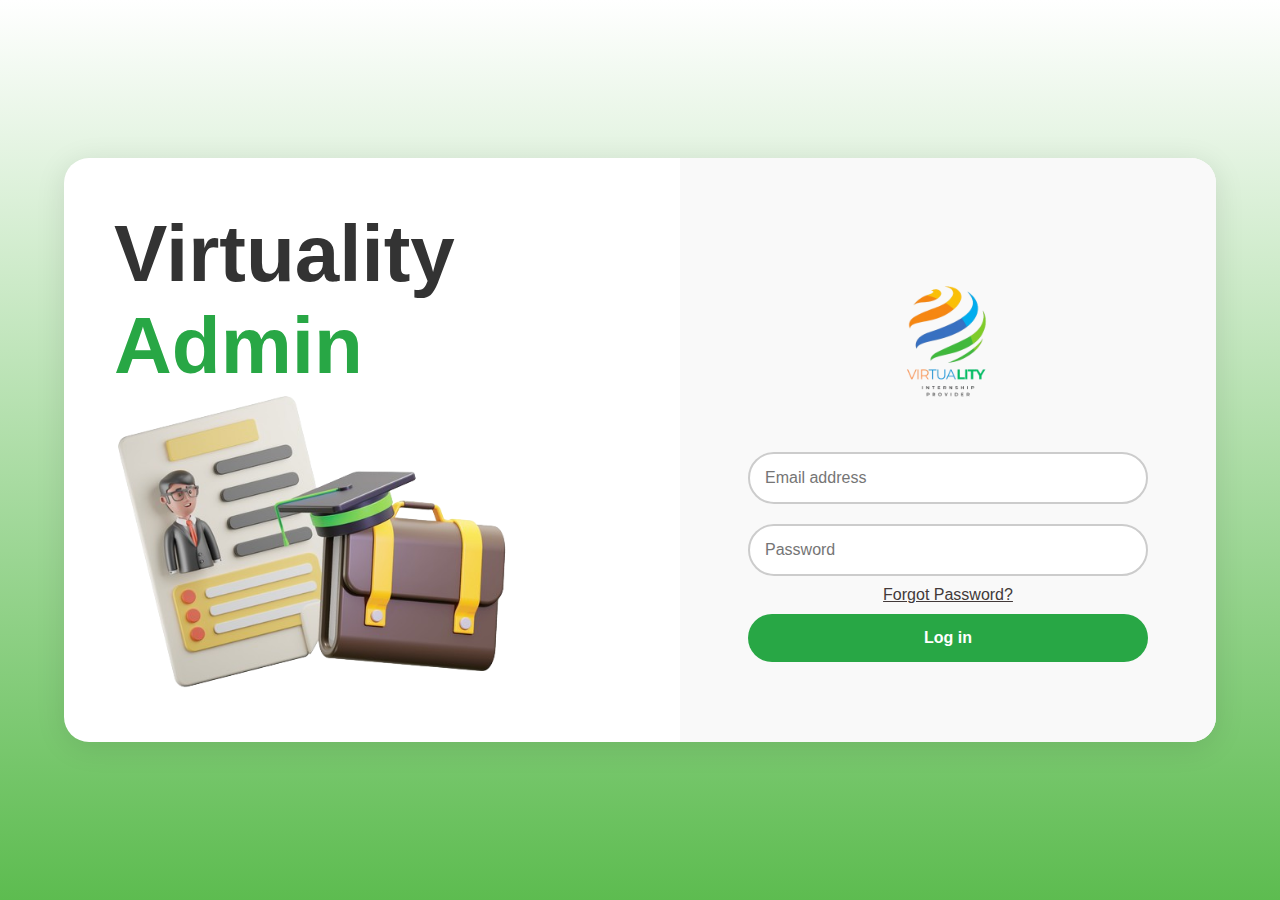
<file: index.html>
<!DOCTYPE html>
<html lang="en">
<head>
  <meta charset="UTF-8" />
  <meta name="viewport" content="width=device-width, initial-scale=1.0"/>
  <title>Admin Log in</title>
  <link rel="stylesheet" href="style.css" />
  <link rel="icon" href="Virtuality.png" type="Image/svg+xml">
</head>
<body>
  <div class="container">
    <div class="left-side">
      <h1>Virtuality <span>Admin</span></h1>

      <img src="q.png" alt="Welcome Illustration">
    </div>

      <div class="right-side">
        <div class="form-box">
          <img src="Virtuality.png" alt="Virtuality Logo" class="logo"/>
          <form>
            <input type="email" placeholder="Email address" required />
            <div class="password-field">
              <input type="password" placeholder="Password" required />
            
            </div>
          <a href="#" class="forgot">Forgot Password?</a>
          <div class="buttons">
            <a href="admin.html">
              <button type="button">Log in</button>
            </a>
          </div>
        </form>
        
      </div>
    </div>
  </div>
</body>
</html>
</file>
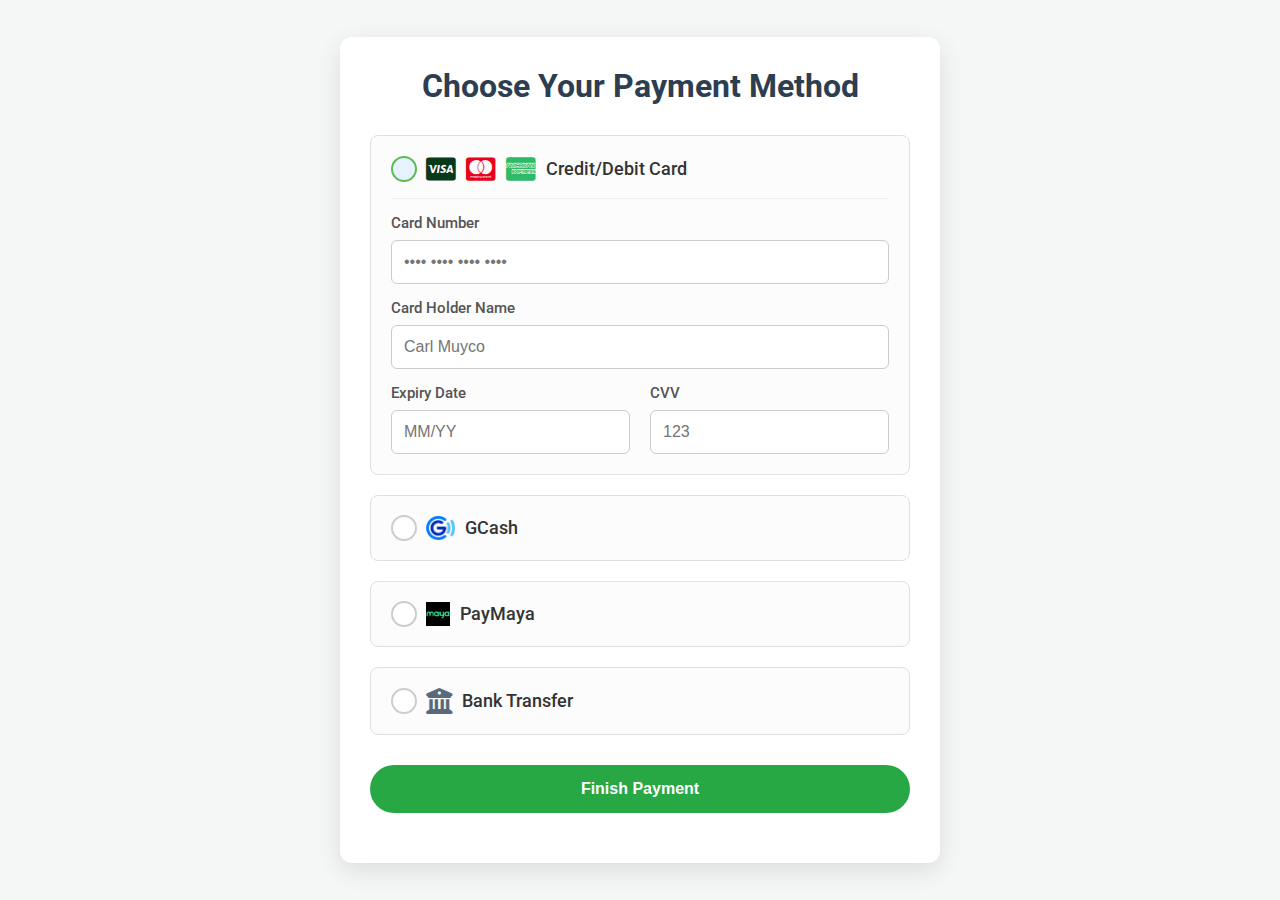
<file: payment.html>
<!DOCTYPE html>
<html lang="en">
<head>
    <meta charset="UTF-8">
    <meta name="viewport" content="width=device-width, initial-scale=1.0">
    <title>Payment Method</title>
    <link rel="stylesheet" href="payment.css">
    <link rel="stylesheet" href="https://cdnjs.cloudflare.com/ajax/libs/font-awesome/6.0.0-beta3/css/all.min.css">
    <link rel="icon" href="Virtuality.png" type="Image/svg+xml">
</head>
<body>
    <div class="container">
        <h1>Choose Your Payment Method</h1>

        <form action="#" method="POST" class="payment-form">

            <div class="payment-option">
                <input type="radio" id="credit-card" name="payment-method" value="credit-card" checked>
                <label for="credit-card">
                    <i class="fab fa-cc-visa"></i>
                    <i class="fab fa-cc-mastercard"></i>
                    <i class="fab fa-cc-amex"></i>
                    Credit/Debit Card
                </label>
                <div class="card-details">
                    <div class="form-group">
                        <label for="card-number">Card Number</label>
                        <input type="text" id="card-number" placeholder="•••• •••• •••• ••••" required>
                    </div>
                    <div class="form-group">
                        <label for="card-holder-name">Card Holder Name</label>
                        <input type="text" id="card-holder-name" placeholder="Carl Muyco" required>
                    </div>
                    <div class="form-group-row">
                        <div class="form-group">
                            <label for="expiry-date">Expiry Date</label>
                            <input type="text" id="expiry-date" placeholder="MM/YY" required>
                        </div>
                        <div class="form-group">
                            <label for="cvv">CVV</label>
                            <input type="text" id="cvv" placeholder="123" required>
                        </div>
                    </div>
                </div>
            </div>

            <div class="payment-option">
                <input type="radio" id="gcash" name="payment-method" value="gcash">
                <label for="gcash">
                    <img src="glogo.png" alt="GCash Logo" class="payment-logo">
                    GCash
                </label>
                <div class="gcash-details hidden">
                    <p>Scan the QR code or send to:</p>
                    <p><strong>GCash Number:</strong> 0917-XXX-XXXX</p>
                    <p><strong>Account Name:</strong> Your Business Name</p>
                    <p class="note">Please send a screenshot of your successful transaction to our support for verification.</p>
                </div>
            </div>

            <div class="payment-option">
                <input type="radio" id="maya" name="payment-method" value="maya">
                <label for="maya">
                    <img src="mlogo.png" alt="Maya Logo" class="payment-logo">
                     PayMaya
                </label>
                <div class="maya-details hidden">
                    <p>Scan the QR code or send to:</p>
                    <p><strong>Maya Number:</strong> 0918-XXX-XXXX</p>
                    <p><strong>Account Name:</strong> Your Business Name</p>
                    <p class="note">Please send a screenshot of your successful transaction to our support for verification.</p>
                </div>
            </div>

            <div class="payment-option">
                <input type="radio" id="bank-transfer" name="payment-method" value="bank-transfer">
                <label for="bank-transfer">
                    <i class="fas fa-university"></i>
                    Bank Transfer
                </label>
                <div class="bank-details hidden">
                    <p>Transfer funds to our bank account:</p>
                    <div class="bank-info">
                        <div class="form-group">
                            <label>Bank Name:</label>
                            <input type="text" value="BDO Unibank, Inc." readonly>
                        </div>
                        <div class="form-group">
                            <label>Account Name:</label>
                            <input type="text" value="Your Company Name" readonly>
                        </div>
                        <div class="form-group">
                            <label>Account Number:</label>
                            <input type="text" value="001234567890" readonly>
                        </div>
                        <div class="form-group">
                            <label>SWIFT/BIC Code:</label>
                            <input type="text" value="BNORPHMM" readonly>
                        </div>
                    </div>
                    <p class="note">Please allow 1-3 business days for bank transfers to be verified. Include your order ID as reference.</p>
                </div>
            </div>

             <div class="buttons">
                    <a href="index.html">
                    <button type="button">Finish Payment</button>
                    </a>
                </div>
        </form>
    </div>

    <script>
        document.addEventListener('DOMContentLoaded', () => {
            const paymentOptions = document.querySelectorAll('input[name="payment-method"]');
            const cardDetails = document.querySelector('.card-details');
            const gcashDetails = document.querySelector('.gcash-details');
            const mayaDetails = document.querySelector('.maya-details');
            const bankDetails = document.querySelector('.bank-details');

            function hideAllDetails() {
                cardDetails.classList.add('hidden');
                gcashDetails.classList.add('hidden');
                mayaDetails.classList.add('hidden');
                bankDetails.classList.add('hidden');
            }

            // Show card details by default
            cardDetails.classList.remove('hidden');

            paymentOptions.forEach(option => {
                option.addEventListener('change', (event) => {
                    hideAllDetails();
                    if (event.target.id === 'credit-card') {
                        cardDetails.classList.remove('hidden');
                    } else if (event.target.id === 'gcash') {
                        gcashDetails.classList.remove('hidden');
                    } else if (event.target.id === 'maya') {
                        mayaDetails.classList.remove('hidden');
                    } else if (event.target.id === 'bank-transfer') {
                        bankDetails.classList.remove('hidden');
                    }
                });
            });
        });
    </script>
</body>
</html>
</file>
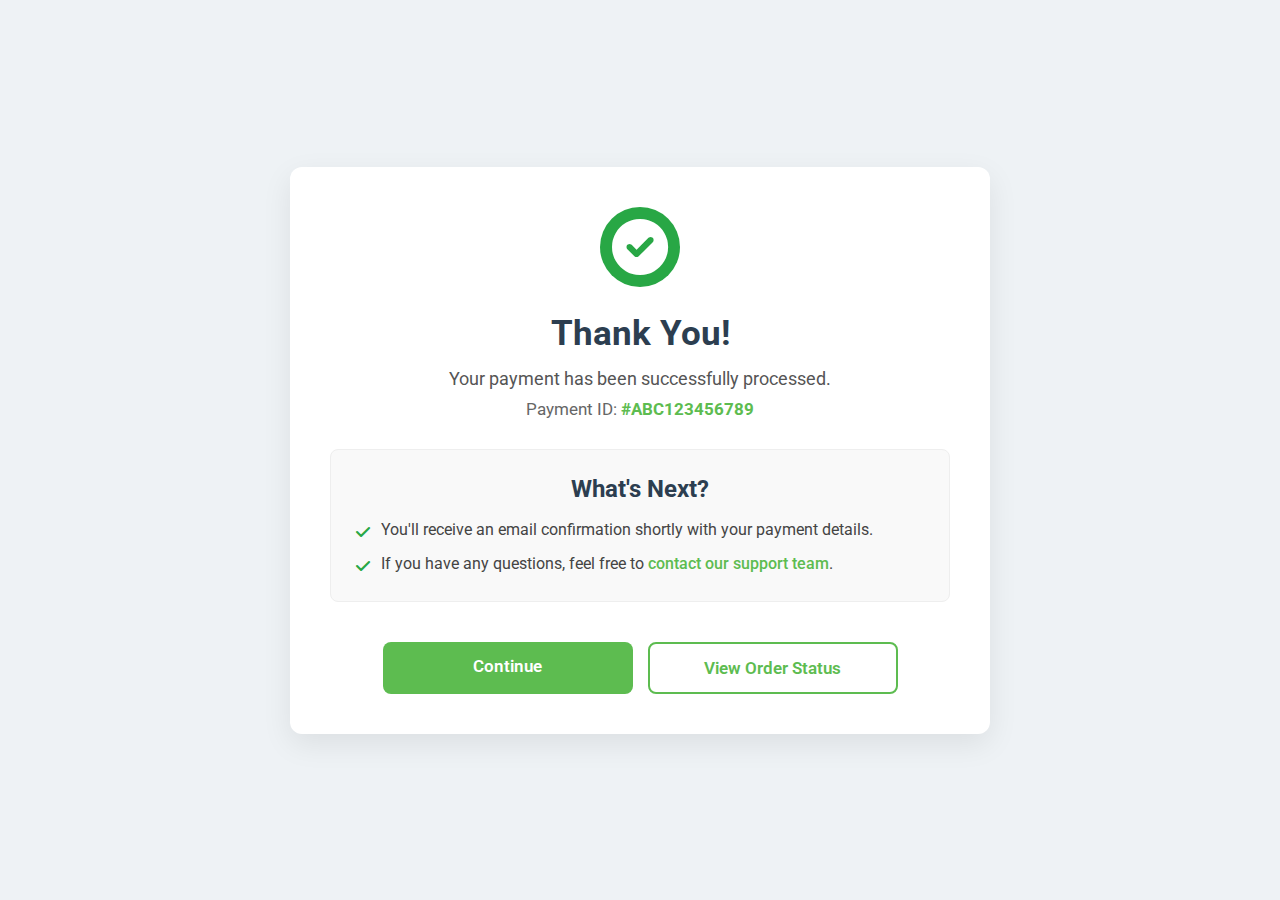
<file: ty.html>
<!DOCTYPE html>
<html lang="en">
<head>
    <meta charset="UTF-8">
    <meta name="viewport" content="width=device-width, initial-scale=1.0">
    <title>Thank You for Your Order!</title>
    <link rel="stylesheet" href="ty.css">
    <link rel="stylesheet" href="https://cdnjs.cloudflare.com/ajax/libs/font-awesome/6.0.0-beta3/css/all.min.css">
    <link href="https://fonts.googleapis.com/css2?family=Roboto:wght@300;400;500;700&display=swap" rel="stylesheet">
</head>
<body>
    <div class="container">
        <div class="thank-you-card">
            <div class="icon-circle">
                <i class="fas fa-check-circle"></i>
            </div>
            <h1>Thank You!</h1>
            <p class="message">Your payment has been successfully processed.</p>
            <p class="order-id">Payment ID: <strong>#ABC123456789</strong></p>

            <div class="next-steps">
                <h2>What's Next?</h2>
                <ul>
                    <li>You'll receive an email confirmation shortly with your payment details.</li>
                    <li>If you have any questions, feel free to <a href="#">contact our support team</a>.</li>
                </ul>
            </div>

            <div class="actions">
                <a href="index.html" class="button primary-button">Continue</a>
                <a href="#" class="button secondary-button">View Order Status</a>
            </div>
        </div>
    </div>
</body>
</html>
</file>
<file: style.css>
* {
    box-sizing: border-box;
    margin: 0;
    padding: 0;
    font-family: 'Poppins', sans-serif;
  }
  body {
    width: 100%;
    background: linear-gradient(to top, #5dbc50, #ffffff);
    display: flex;
    justify-content: center;
    align-items: center;
    min-height: 100vh;
  }
  
  .container {
    display: flex;
    width: 90%;
    max-width: 1200px;
    background: white;
    border-radius: 25px;
    overflow: hidden;
    box-shadow: 0 5px 30px rgba(0, 0, 0, 0.1);
  }
  
  .left-side, .right-side {
    flex: 1;
    padding: 10px;
  }
  
  .left-side {
    background: #fff;
    text-align: left;
    display: flex;
    flex-direction: column;
    justify-content: center;
    margin: 40px;
  }
  
  .left-side h1 {
    font-size: 5rem;
    color: #333;
  }
  
  .left-side img{
    width: 400px;
    height: 300px;
    flex-wrap: wrap;
    display: grid;
    grid-template-columns: repeat(auto-fit, minmax(250px, 1fr));
    gap: 1rem;
  }
  
  .left-side h1 span {
    color: #28a745;
  }
  
  .left-side p {
    margin: 10px;
    font-size: 1.5rem;
    color: #555;
    margin-top: 0%;
  }
  
  .logo {
    max-width: 700px;
    height:200px;

  }
  
  .right-side {
    background: #f9f9f9;
    display: flex;
    align-items: center;
    justify-content: center;
  }
  a {
    color: rgb(66, 57, 57);
  }
  
  .form-box {
    width: 100%;
    max-width: 400px;
    text-align: center;
  }
  
 
  
  form input {
    width: 100%;
    padding: 15px;
    margin: 10px 0;
    border-radius: 30px;
    border: 2px solid #ccc;
    font-size: 1rem;
  }
  
  .password-field {
    position: relative;
  }
  
  .password-field .forgot {
    position: absolute;
    right: 20px;
    top: 18px;
    font-size: 0.8rem;
    text-decoration: none;
    color: #555;
  }
  
  button {
    width: 100%;
    padding: 15px;
    background-color: #28a745;
    color: white;
    font-size: 1rem;
    font-weight: bold;
    border: none;
    border-radius: 30px;
    margin-top: 10px;
    cursor: pointer;
  }
  
  .divider {
    margin: 20px 0;
    color: #888;
  }
  
  .social-icons {
    display: flex;
    justify-content: center;
    gap: 15px;
    margin-bottom: 20px;
  }
  
  .social-icons img {
    width: 30px;
    height: 30px;
    cursor: pointer;
  }
  
  .terms {
    font-size: 0.75rem;
    color: #888;
    margin: 10px 0;
  }
  
  .terms a {
    color: #007bff;
    text-decoration: none;
  }
  
  .login-link {
    margin-top: 10px;
    font-size: 0.9rem;
  }
  
  .login-link a {
    color: #28a745;
    text-decoration: none;
    font-weight: bold;
  }
  
  @media (max-width: 600px) {
    .container {
      flex-direction: column;
      align-items: center;
    }
  
    .right-section {
      border-radius: 50px 50px 0 0;
      padding-top: 20px;
      box-shadow: none;
    }
  
    .left-section {
      padding: 40px 20px;
    }
  
    .left-section h1 {
      font-size: 28px;
    }
  
    .left-section p {
      font-size: 16px;
    }
  
    .form-box {
      padding: 30px 20px;
    }
    .left-side img{
      width: 100%;
      height: auto;
      align-items: center;
      justify-content: center;
    }

    .left-side h1 {
      flex-direction: column;
      height: auto;
      width: 100%;
      align-items: center;
      justify-content: center;
    }
  }
</file>
<file: payment.css>
/* Basic Reset & Body Styles */
@import url('https://fonts.googleapis.com/css2?family=Roboto:wght@300;400;500;700&display=swap');

* {
    box-sizing: border-box;
    margin: 0;
    padding: 0;
}

body {
    font-family: 'Roboto', sans-serif;
    background-color: #f4f7f6;
    display: flex;
    justify-content: center;
    align-items: center;
    min-height: 100vh;
    color: #333;
    padding: 20px;
}

/* Container */
.container {
    background-color: #ffffff;
    padding: 30px;
    border-radius: 12px;
    box-shadow: 0 8px 25px rgba(0, 0, 0, 0.1);
    width: 100%;
    max-width: 600px;
}

h1 {
    text-align: center;
    color: #2c3e50;
    margin-bottom: 30px;
    font-weight: 700;
}

/* Payment Options */
.payment-form {
    display: flex;
    flex-direction: column;
    gap: 20px;
}

.payment-option {
    border: 1px solid #e0e0e0;
    border-radius: 8px;
    padding: 20px;
    cursor: pointer;
    transition: all 0.3s ease;
    position: relative;
    background-color: #fcfcfc;
}

.payment-option:hover {
    border-color: #a0a0a0;
    box-shadow: 0 4px 15px rgba(0, 0, 0, 0.05);
}

.payment-option input[type="radio"] {
    position: absolute;
    opacity: 0;
    pointer-events: none; /* Make radio button itself not clickable */
}

.payment-option input[type="radio"] + label {
    display: flex;
    align-items: center;
    font-size: 1.1em;
    font-weight: 500;
    color: #333;
    cursor: pointer;
    padding-left: 35px; /* Space for custom radio button */
    position: relative;
}

.payment-option input[type="radio"] + label::before {
    content: '';
    position: absolute;
    left: 0;
    top: 50%;
    transform: translateY(-50%);
    width: 22px;
    height: 22px;
    border: 2px solid #ccc;
    border-radius: 50%;
    background-color: #fff;
    transition: all 0.2s ease;
}

.payment-option input[type="radio"] + label::after {
    content: '';
    position: absolute;
    left: 6px;
    top: 50%;
    transform: translateY(-50%);
    width: 10px;
  
    background-color: #5dbc50;
    border-radius: 50%;
    opacity: 0;
    transition: opacity 0.2s ease;
}

.payment-option input[type="radio"]:checked + label::before {
    border-color: #5dbc50;
    background-color: #e6f2ff;
}

.payment-option input[type="radio"]:checked + label::after {
    opacity: 1;
}

.payment-option input[type="radio"]:checked ~ .card-details,
.payment-option input[type="radio"]:checked ~ .gcash-details,
.payment-option input[type="radio"]:checked ~ .maya-details,
.payment-option input[type="radio"]:checked ~ .bank-details {
    display: block;
    animation: fadeIn 0.4s ease-in-out;
}

/* Icons and Logos for payment methods */
.payment-option label i {
    margin-right: 10px;
    font-size: 1.5em;
    color: #555;
}

.payment-option label .fa-cc-visa { color: #063a1a; }
.payment-option label .fa-cc-mastercard { color: #eb001b; }
.payment-option label .fa-cc-amex { color: #2ebb69; }
.payment-option label .fa-university { color: #5a6a7c; }

.payment-logo {
    height: 24px; /* Adjust as needed */
    width: auto;
    margin-right: 10px;
}

/* Form Groups for Details */
.card-details, .gcash-details, .maya-details, .bank-details {
    margin-top: 15px;
    padding-top: 15px;
    border-top: 1px solid #eee;
}

.form-group {
    margin-bottom: 15px;
}

.form-group label {
    display: block;
    margin-bottom: 8px;
    font-weight: 500;
    color: #555;
    font-size: 0.95em;
}

.form-group input[type="text"] {
    width: 100%;
    padding: 12px;
    border: 1px solid #ccc;
    border-radius: 6px;
    font-size: 1em;
    transition: border-color 0.3s ease, box-shadow 0.3s ease;
    background-color: #fff; /* Ensure white background for readonly inputs */
}

.form-group input[type="text"]:focus {
    border-color: #5dbc50;
    box-shadow: 0 0 0 3px rgba(0, 255, 136, 0.25);
    outline: none;
}

/* Specific styling for readonly inputs in bank transfer details */
.bank-info input[type="text"][readonly] {
    background-color: #f8f8f8; /* A slight different background for readonly */
    cursor: default;
}


.form-group-row {
    display: flex;
    gap: 20px;
}

.form-group-row .form-group {
    flex: 1;
    margin-bottom: 0; /* Remove bottom margin for internal groups */
}

p {
    margin-bottom: 8px;
    line-height: 1.5;
}

.note {
    font-size: 0.9em;
    color: #6a6a6a;
    margin-top: 10px;
    line-height: 1.5;
}

/* Hidden Class for details */
.hidden {
    display: none;
}

/* Submit Button */
button {
  width: 100%;
  padding: 15px;
  background-color: #28a745;
  color: white;
  font-size: 1rem;
  font-weight: bold;
  border: none;
  border-radius: 30px;
  margin-top: 10px;
  cursor: pointer;
  margin-bottom: 20px;
}

.buttons a{
  text-decoration: none;
  color: black;
  margin-top: 30px;
}
}

/* Animations */
@keyframes fadeIn {
    from {
        opacity: 0;
        transform: translateY(10px);
    }
    to {
        opacity: 1;
        transform: translateY(0);
    }
}

/* Responsive Design */
@media (max-width: 768px) {
    .container {
        padding: 25px;
    }

    h1 {
        font-size: 1.8em;
        margin-bottom: 25px;
    }

    .payment-option {
        padding: 15px;
    }

    .payment-option label {
        font-size: 1em;
    }

    .payment-option label i, .payment-logo {
        font-size: 1.3em;
        height: 20px; /* Adjust for smaller screens */
    }

    .form-group-row {
        flex-direction: column;
        gap: 0; /* Remove gap in column layout */
    }

    .form-group-row .form-group {
        margin-bottom: 15px; /* Add back margin for stacked groups */
    }

    .submit-button {
        font-size: 1em;
        padding: 12px 20px;
    }
}

@media (max-width: 480px) {
    body {
        padding: 10px;
    }

    .container {
        padding: 20px;
        border-radius: 8px;
    }

    h1 {
        font-size: 1.6em;
        margin-bottom: 20px;
    }

    .payment-option {
        padding: 12px;
    }

    .payment-option input[type="radio"] + label {
        padding-left: 30px;
    }

    .payment-option input[type="radio"] + label::before {
        width: 20px;
        height: 20px;
    }

    .payment-option input[type="radio"] + label::after {
        left: 5px;
        width: 10px;
        height: 10px;
    }

    .payment-option label i, .payment-logo {
        height: 18px; /* Further adjust for very small screens */
    }

    .form-group input[type="text"] {
        padding: 10px;
        font-size: 0.95em;
    }

    .submit-button {
        font-size: 0.95em;
        padding: 10px 15px;
    }
}
</file>
<file: ty.css>
/* Basic Reset & Body Styles */
@import url('https://fonts.googleapis.com/css2?family=Roboto:wght@300;400;500;700&display=swap');

* {
    box-sizing: border-box;
    margin: 0;
    padding: 0;
}

body {
    font-family: 'Roboto', sans-serif;
    background-color: #eef2f5; /* Light background for thank you page */
    display: flex;
    justify-content: center;
    align-items: center;
    min-height: 100vh;
    color: #333;
    padding: 20px;
}

/* Container */
.container {
    width: 100%;
    max-width: 700px;
}

/* Thank You Card */
.thank-you-card {
    background-color: #ffffff;
    padding: 40px;
    border-radius: 12px;
    box-shadow: 0 10px 30px rgba(0, 0, 0, 0.08);
    text-align: center;
}

.icon-circle {
    width: 80px;
    height: 80px;
    background-color: #28a745; /* Green for success */
    border-radius: 50%;
    display: flex;
    justify-content: center;
    align-items: center;
    margin: 0 auto 25px auto;
}

.icon-circle i {
    color: #ffffff;
    font-size: 3.5em;
}

h1 {
    color: #2c3e50;
    margin-bottom: 15px;
    font-size: 2.2em;
    font-weight: 700;
}

.message {
    font-size: 1.1em;
    color: #555;
    margin-bottom: 10px;
}

.order-id {
    font-size: 1.05em;
    color: #666;
    margin-bottom: 30px;
}

.order-id strong {
    color: #5dbc50; /* Highlight order ID */
}

/* Next Steps Section */
.next-steps {
    background-color: #f9f9f9;
    border-radius: 8px;
    padding: 25px;
    margin-top: 30px;
    border: 1px solid #eee;
    text-align: left; /* Align text within this section */
}

.next-steps h2 {
    color: #2c3e50;
    font-size: 1.5em;
    margin-bottom: 15px;
    text-align: center;
}

.next-steps ul {
    list-style: none; /* Remove default bullet points */
    padding: 0;
}

.next-steps ul li {
    font-size: 1em;
    color: #444;
    margin-bottom: 10px;
    padding-left: 25px; /* Space for custom bullet */
    position: relative;
    line-height: 1.5;
}

.next-steps ul li:last-child {
    margin-bottom: 0;
}

/* Custom checkmark bullets */
.next-steps ul li::before {
    content: '\f00c'; /* Font Awesome check icon */
    font-family: 'Font Awesome 5 Free'; /* Using Font Awesome 5 Free if that's what you have */
    font-weight: 900; /* For solid icons */
    color: #28a745;
    position: absolute;
    left: 0;
    top: 2px; /* Adjust vertical alignment */
}

.next-steps a {
    color: #5dbc50;
    text-decoration: none;
    font-weight: 500;
    transition: color 0.3s ease;
}

.next-steps a:hover {
    color: #5dbc50;
    text-decoration: underline;
}

/* Action Buttons */
.actions {
    margin-top: 40px;
    display: flex;
    flex-wrap: wrap; /* Allow wrapping on small screens */
    justify-content: center;
    gap: 15px;
}

.button {
    display: inline-block;
    padding: 14px 25px;
    border-radius: 8px;
    font-size: 1.05em;
    font-weight: 600;
    text-decoration: none;
    transition: background-color 0.3s ease, transform 0.2s ease, box-shadow 0.3s ease;
    text-align: center;
    flex-grow: 1; /* Allow buttons to grow */
    max-width: 250px; /* Max width for individual buttons */
}

.primary-button {
    background-color: #5dbc50;
    color: #fff;
    border: none;
}

.primary-button:hover {
    background-color: #5dbc50;
    transform: translateY(-2px);
    box-shadow: 0 4px 10px rgba(0, 255, 110, 0.2);
}

.secondary-button {
    background-color: #fff;
    color: #5dbc50;
    border: 2px solid #5dbc50;
}

.secondary-button:hover {
    background-color: #e6f2ff;
    transform: translateY(-2px);
    box-shadow: 0 4px 10px rgba(0, 123, 255, 0.1);
}

/* Responsive Design */
@media (max-width: 768px) {
    .thank-you-card {
        padding: 30px;
    }

    h1 {
        font-size: 1.8em;
    }

    .message, .order-id {
        font-size: 1em;
    }

    .next-steps {
        padding: 20px;
    }

    .next-steps h2 {
        font-size: 1.3em;
    }

    .next-steps ul li {
        font-size: 0.95em;
        padding-left: 20px;
    }

    .next-steps ul li::before {
        top: 3px;
        font-size: 0.9em;
    }

    .actions {
        flex-direction: column; /* Stack buttons vertically */
        align-items: center; /* Center stacked buttons */
    }

    .button {
        width: 90%; /* Make buttons take more width */
        max-width: 300px; /* Limit their max width */
        padding: 12px 20px;
        font-size: 1em;
    }
}

@media (max-width: 480px) {
    body {
        padding: 10px;
    }

    .thank-you-card {
        padding: 20px;
        border-radius: 8px;
    }

    .icon-circle {
        width: 70px;
        height: 70px;
        margin-bottom: 20px;
    }

    .icon-circle i {
        font-size: 3em;
    }

    h1 {
        font-size: 1.5em;
        margin-bottom: 10px;
    }

    .message, .order-id {
        font-size: 0.9em;
    }

    .next-steps {
        padding: 15px;
        margin-top: 25px;
    }

    .next-steps h2 {
        font-size: 1.2em;
        margin-bottom: 10px;
    }

    .next-steps ul li {
        font-size: 0.85em;
        padding-left: 18px;
    }

    .actions {
        margin-top: 30px;
        gap: 10px;
    }

    .button {
        font-size: 0.95em;
        padding: 10px 15px;
    }
}
</file>
